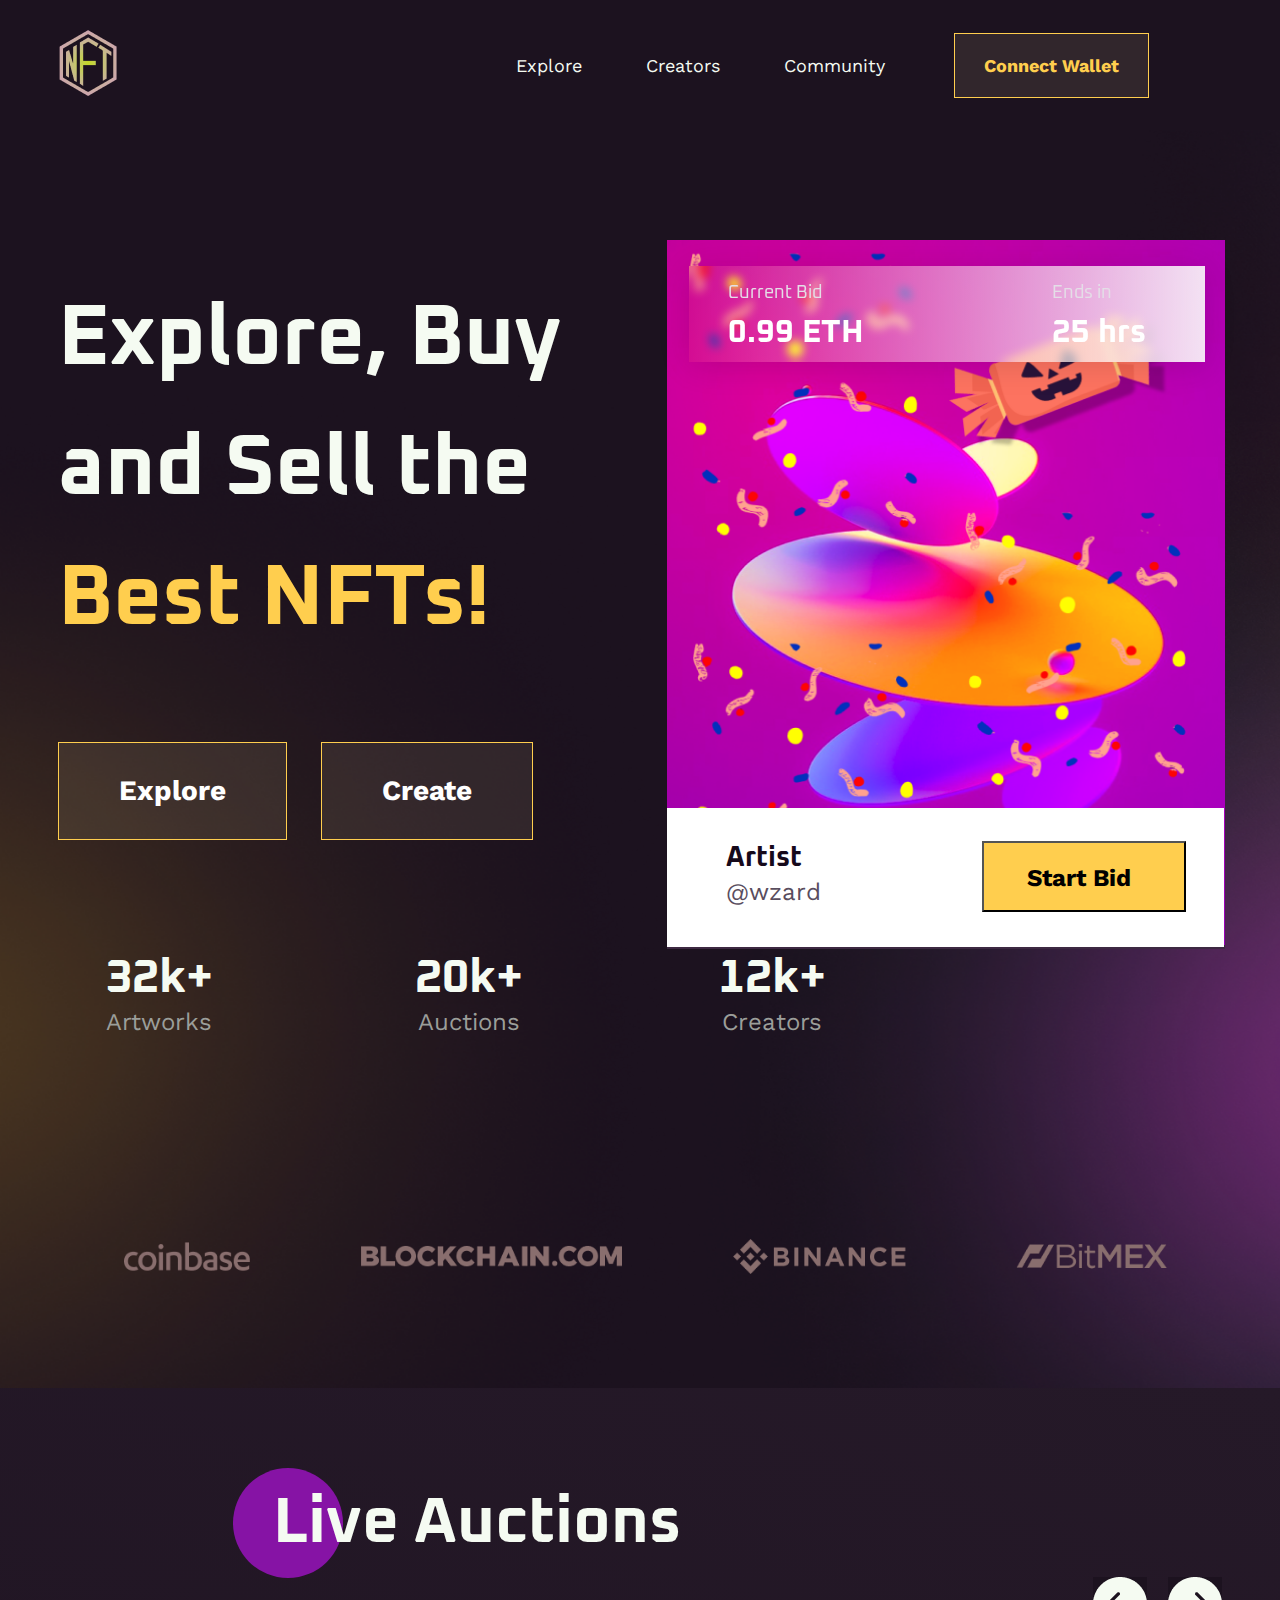
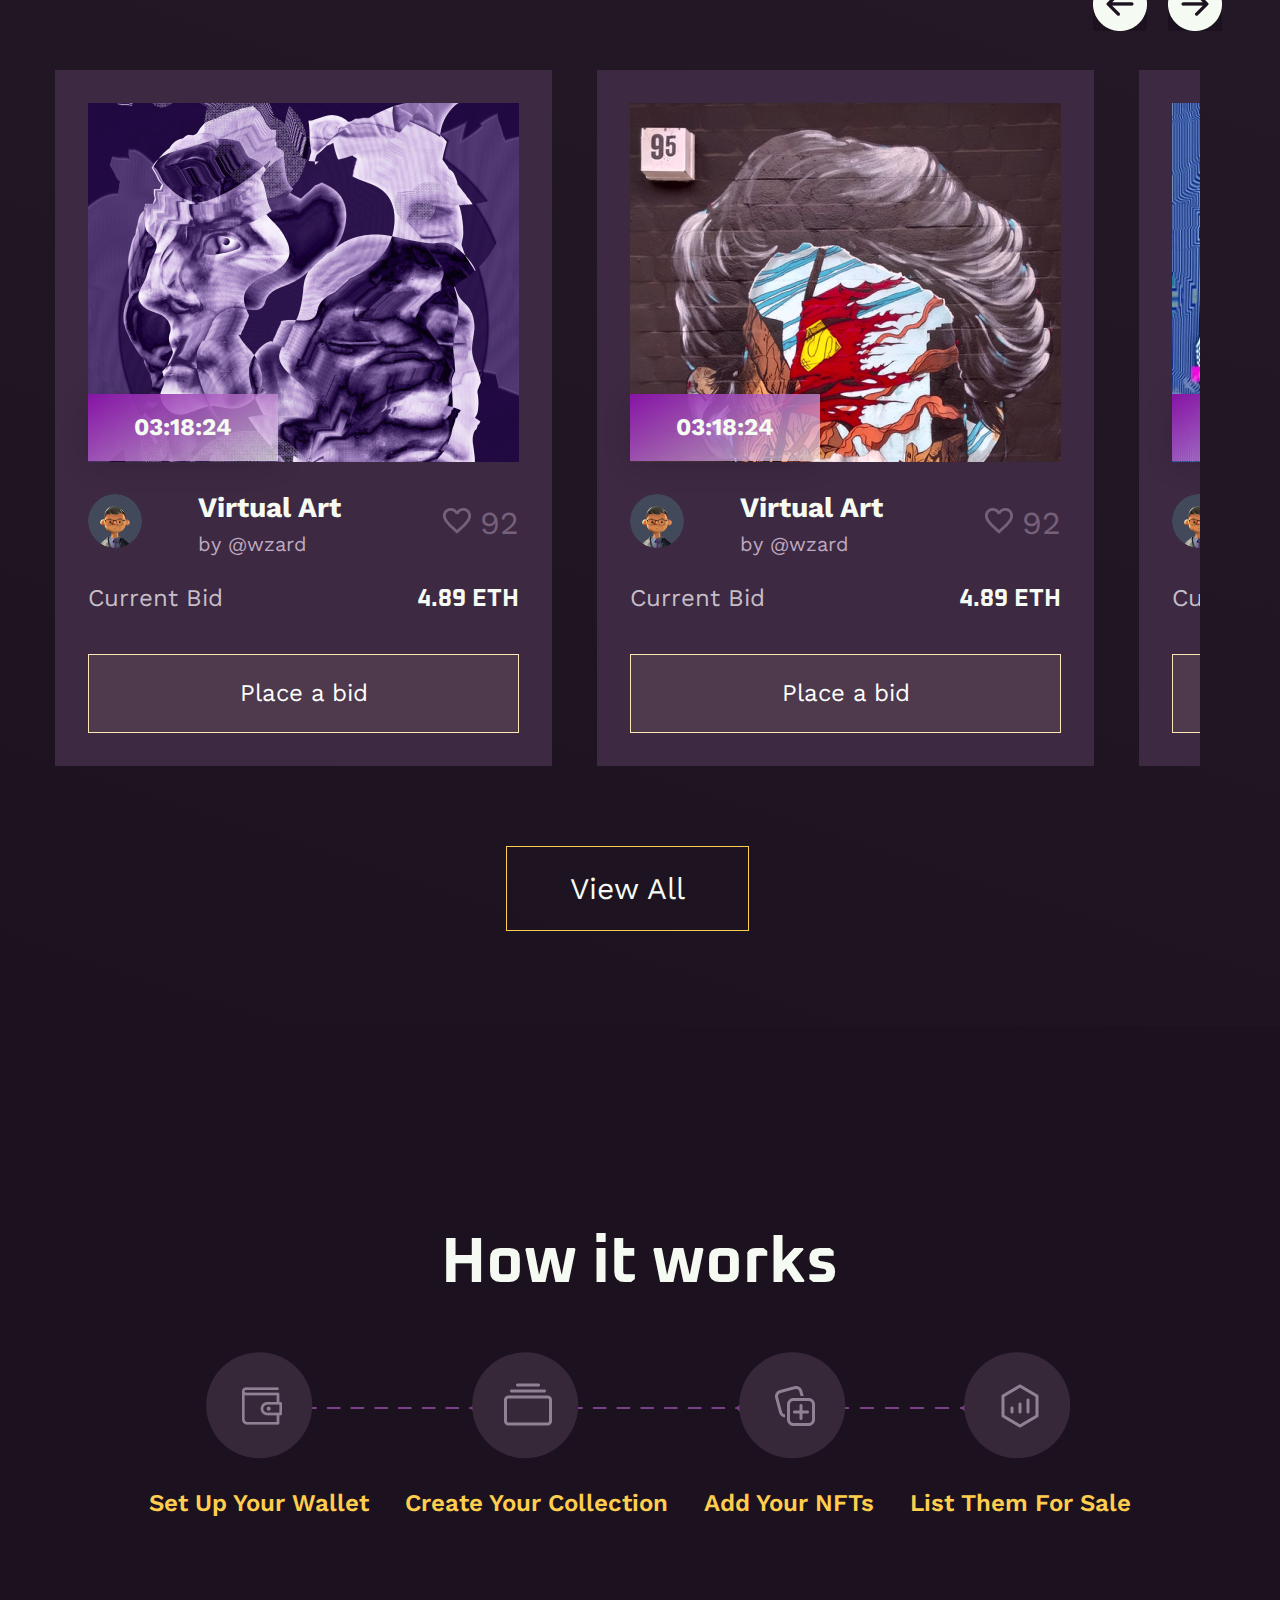
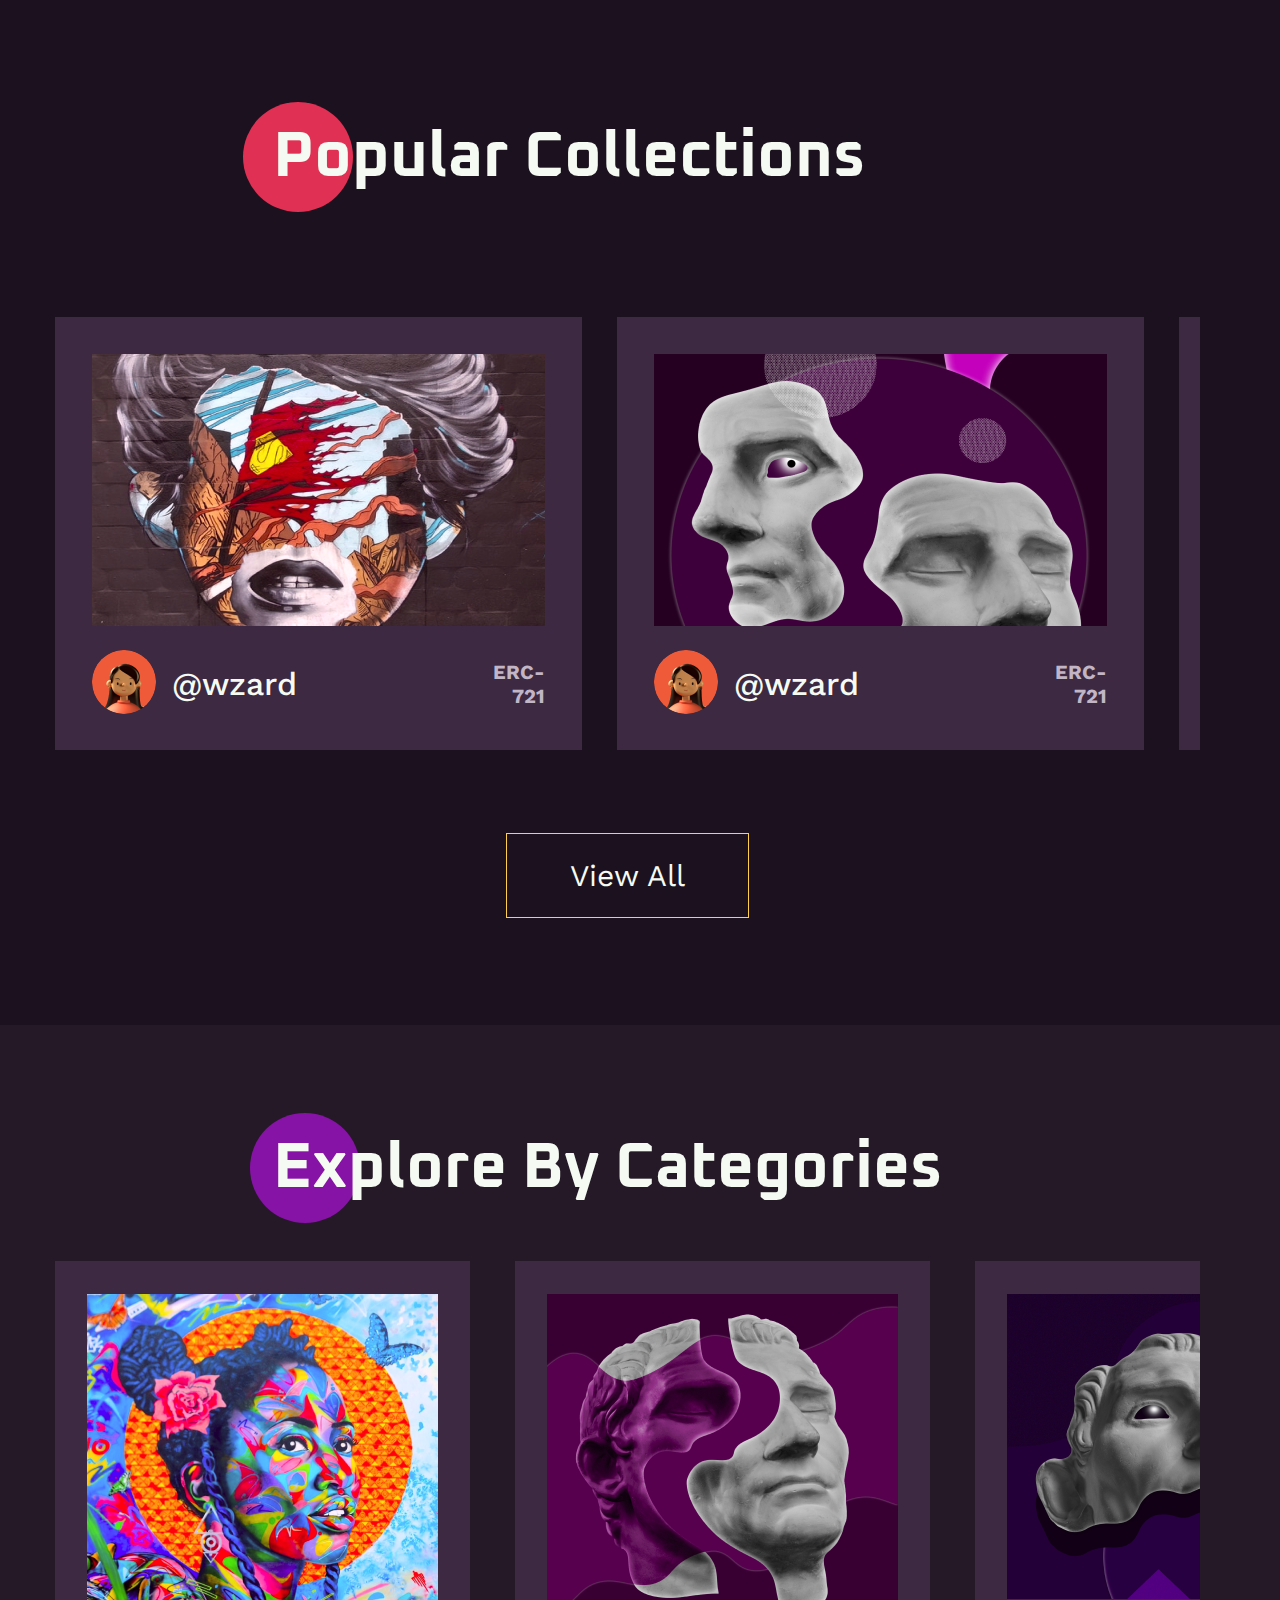
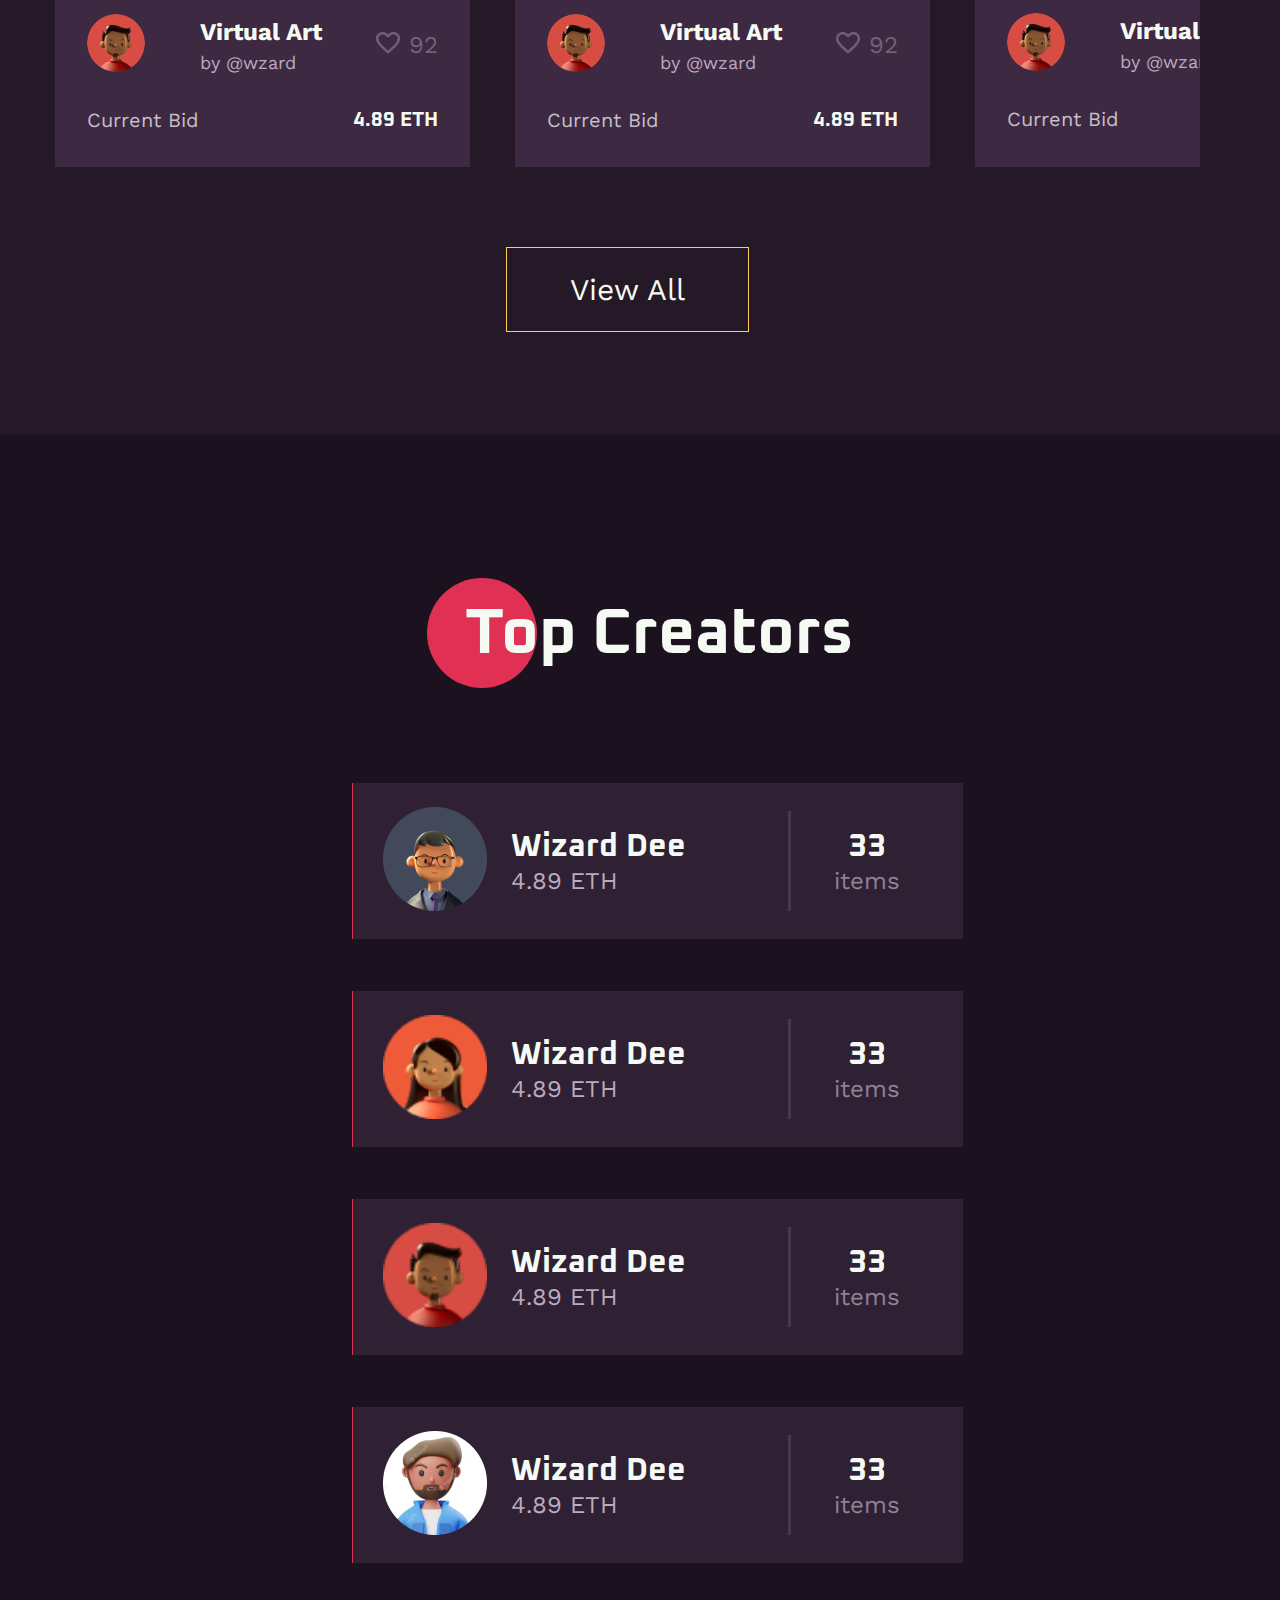
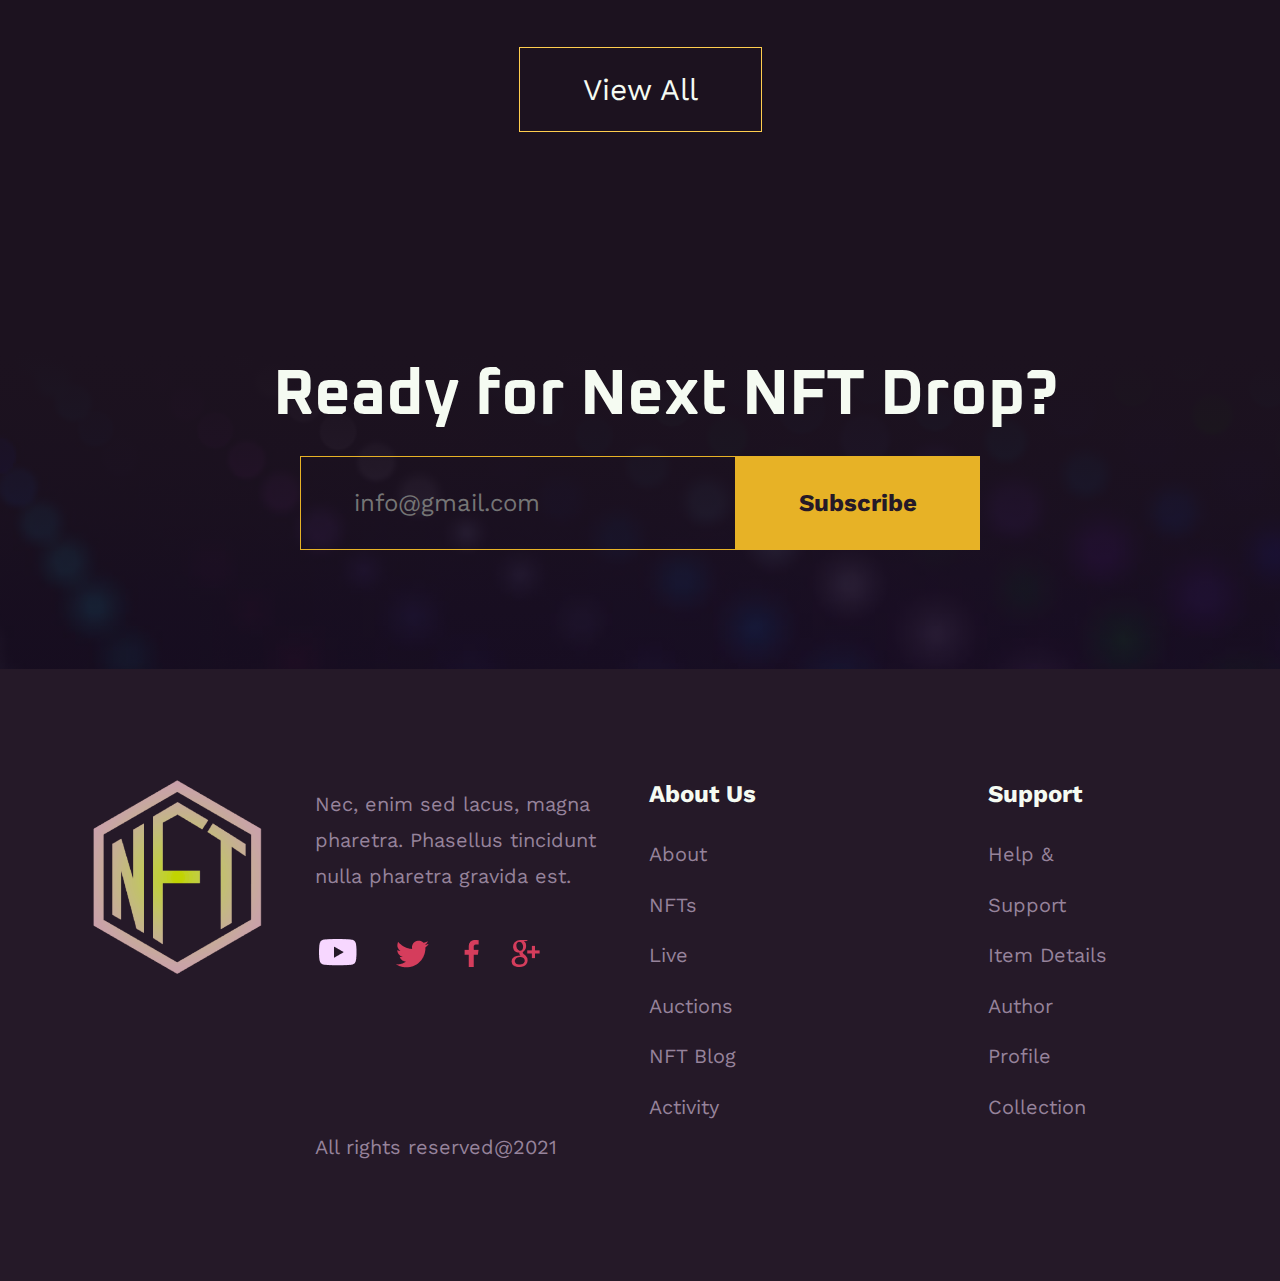
<file: index.html>
<!DOCTYPE html>
<html lang="en">
<head>
    <meta charset="UTF-8">
    <meta name="viewport" content="width=device-width, initial-scale=1.0">
    <title>Интернет-магазин NFT</title>
    <link rel="stylesheet" href="style/css/style.css">
</head>
<body>
  <script src="js/index.js" defer></script>
    <header class="header">
        <div class="container">
            <div class="wrapper">
              <div class="logo"><img src="img/logo.png" alt="Логотип"></div>
              <div class="burger" id="burger-menu">
                <img src="img/dashicons_menu.png" alt="Бургерное меню">
              </div>
              <ul class="menu" id="menu">
                <li><a href="#explore" class="menu__link">Explore</a></li>
                <li><a href="#creators" class="menu__link">Creators</a></li>
                <li><a href="#community" class="menu__link">Community</a></li>
              </ul>
              <button class="button button--uniq">Connect Wallet</button>
              
            </div>
        </div>
    </header>
    <main>
        <section class="first" id="explore">
            <div class="container">
                <div class="flex">
                  <div class="content">
                    <h1 class="slogan">Explore, Buy and Sell the <span class="different">Best NFTs!</span></h1>
                    <button class="button button--max ">Explore</button>
                    <button class="button button--max">Create</button>
                  </div>
                    <div class="artist">
                      <img src="img/artist.png" alt="NFT">
                      <div class="artist__start">
                        <div class="start-bid">
                        <div class="sbid">Artist</div>
                        <div class="ssbid">@wzard</div>
                      </div>
                        <button class="button button--start">Start Bid</button>
                      </div>
                      <div class="artist__bid">
                      <div class="text-bid">
                        <div class="tbid">Current Bid</div>
                        <div class="ttbid">0.99 ETH</div>
                      </div>
                      <div class="text-bid">
                        <div class="tbid">Ends in</div>
                        <div class="ttbid">25 hrs</div>
                      </div>
                      </div>
                    </div>
                </div>
              <div class="text text--first">
                <div>32k+<br>Artworks</div>
                <div>20k+<br> Auctions</div>
                <div>12k+<br> Creators</div>
              </div>
              <div class="clientlogo"><img src="img/Clients_logo.png" alt="Логотипы"></div>
        </div>
          </section>

          <section class="auctions">
            <div class="container">
              <div class="wrapper">
                <div class="flex flex--auctions">
                  <h2 class="title title--purple">Live Auctions</h2>
                  <div class="arrows">
                  <button class="carousel back"><img src="img/back.png" alt="Назад"></button>
                  <button class="carousel next"><img src="img/next.png" alt="Вперёд"></button>
                </div>
                  <div class="carousel carousel--auctions">
                    <div class="carousel-items">

                      <div class="bid">
                        <div class="auction-image">
                          <img src="img/image_9.png" alt="Virtual Art">
                          <div class="timer">03:18:24</div>
                        </div>
                        <div class="auction-info">
                          <div class="creator">
                            <div class="avatar avatar--small"> <img src="img/avatar1.png" alt="Creator"> </div>
                            <div class="artist">
                              <h3 class="designation">Virtual Art</h3>
                              <div class="by">by @wzard</div>
                            </div>
                            <div class="likes">
                              <div class="heart"><img src="img/like.png" alt="Лайк"></div>
                              <div class="like">92</div>
                            </div>
                          </div>
                          <div class="bid-info">
                            <div class="current">Current Bid</div>
                            <div class="price">4.89 ETH</div>
                          </div>
                          <button class="button button--bid">Place a bid</button>
                        </div>
                      </div>
                      <div class="bid">
                        <div class="auction-image">
                          <img src="img/Image(2).png" alt="Virtual Art">
                          <div class="timer">03:18:24</div>
                        </div>
                        <div class="auction-info">
                          <div class="creator">
                            <div class="avatar avatar--small"> <img src="img/avatar1.png" alt="Creator"> </div>
                            <div class="artist">
                              <h3 class="designation">Virtual Art</h3>
                              <div class="by">by @wzard</div>
                            </div>
                            <div class="likes">
                              <div class="heart"><img src="img/like.png" alt="Лайк"></div>
                              <div class="like">92</div>
                            </div>
                          </div>
                          <div class="bid-info">
                            <div class="current">Current Bid</div>
                            <div class="price">4.89 ETH</div>
                          </div>
                          <button class="button button--bid">Place a bid</button>
                        </div>
                      </div>
                      <div class="bid">
                        <div class="auction-image">
                          <img src="img/Image(3).png" alt="Virtual Art">
                          <div class="timer">03:18:24</div>
                        </div>
                        <div class="auction-info">
                          <div class="creator">
                            <div class="avatar avatar--small"> <img src="img/avatar1.png" alt="Creator"> </div>
                            <div class="artist">
                              <h3 class="designation">Virtual Art</h3>
                              <div class="by">by @wzard</div>
                            </div>
                            <div class="likes">
                              <div class="heart"><img src="img/like.png" alt="Лайк"></div>
                              <div class="like">92</div>
                            </div>
                          </div>
                          <div class="bid-info">
                            <div class="current">Current Bid</div>
                            <div class="price">4.89 ETH</div>
                          </div>
                          <button class="button button--bid">Place a bid</button>
                        </div>
                      </div>
                      <div class="bid">
                        <div class="auction-image">
                          <img src="img/image_9.png" alt="Virtual Art">
                          <div class="timer">03:18:24</div>
                        </div>
                        <div class="auction-info">
                          <div class="creator">
                            <div class="avatar avatar--small"> <img src="img/avatar1.png" alt="Creator"> </div>
                            <div class="artist">
                              <h3 class="designation">Virtual Art</h3>
                              <div class="by">by @wzard</div>
                            </div>
                            <div class="likes">
                              <div class="heart"><img src="img/like.png" alt="Лайк"></div>
                              <div class="like">92</div>
                            </div>
                          </div>
                          <div class="bid-info">
                            <div class="current">Current Bid</div>
                            <div class="price">4.89 ETH</div>
                          </div>
                          <button class="button button--bid">Place a bid</button>
                        </div>
                      </div>
                      <div class="bid">
                        <div class="auction-image">
                          <img src="img/Image(2).png" alt="Virtual Art">
                          <div class="timer">03:18:24</div>
                        </div>
                        <div class="auction-info">
                          <div class="creator">
                            <div class="avatar avatar--small"> <img src="img/avatar1.png" alt="Creator"> </div>
                            <div class="artist">
                              <h3 class="designation">Virtual Art</h3>
                              <div class="by">by @wzard</div>
                            </div>
                            <div class="likes">
                              <div class="heart"><img src="img/like.png" alt="Лайк"></div>
                              <div class="like">92</div>
                            </div>
                          </div>
                          <div class="bid-info">
                            <div class="current">Current Bid</div>
                            <div class="price">4.89 ETH</div>
                          </div>
                          <button class="button button--bid">Place a bid</button>
                        </div>
                      </div>
                    </div>
                  </div>
                  <button class="button button--view">View All</button>
                </div>
              </div>
            </div>
          </section>

          <section class="works">
            <div class="container">
              <div class="wrapper">
                <div class="flex flex--third">
                <h2 class="title title--works">How it works</h2>
                  <div class="steps">
                    <div class="sqrt"><img src="img/clarity_wallet-line.png" alt="wallet"></div>
                    <img class="line" src="img/line.png" alt="line">
                    <div class="sqrt"><img src="img/bi_collection.png" alt="collection"></div>
                    <img class="line" src="img/line.png" alt="line">
                    <div class="sqrt"><img src="img/fluent_collections-24-regular.png" alt="fluent"></div>
                    <img class="line" src="img/linesmall.png" alt="line">
                    <div class="sqrt"><img src="img/icon-park-outline_sales-report.png" alt="outline"></div>
                  </div>
                  <div class="text text--third">
                    <div>Set Up Your Wallet</div>
                    <div>Create Your Collection</div>
                    <div>Add Your NFTs</div>
                    <div>List Them For Sale</div>
                  </div>
                </div>
              </div>
            </div>
          </section>

          <section class="collections">
            <div class="container container--popular">
              <div class="wrapper">
                <div class="flex flex--popular">
                  <h2 class="title title--pink">Popular Collections</h2>
                  <div class="carousel carousel--popular">
                    <div class="carousel-items carousel-items--popular">
                      <div class="bid bid--col">
                        <div class="auction-image">
                          <img src="img/Image(4).png" alt="Virtual Art">
                        </div>
                        <div class="auction-info">
                          <div class="creator-col">
                              <div class="avatar avatar--col"> <img src="img/avatar2.png" alt="Creator"> </div>
                              <h3 class="designation-col">@wzard</h3>
                              <div class="current current--col">ERC-721</div>
                          </div>
                        </div>
                      </div>
                      <div class="bid bid--col">
                        <div class="auction-image">
                          <img src="img/col2.png" alt="Virtual Art">
                        </div>
                        <div class="auction-info">
                          <div class="creator-col">
                              <div class="avatar avatar--col"> <img src="img/avatar2.png" alt="Creator"> </div>
                              <h3 class="designation-col">@wzard</h3>
                              <div class="current current--col">ERC-721</div>
                          </div>
                        </div>
                      </div>
                      <div class="bid bid--col">
                        <div class="auction-image">
                          <img src="img/Image(4).png" alt="Virtual Art">
                        </div>
                        <div class="auction-info">
                          <div class="creator-col">
                              <div class="avatar avatar--col"> <img src="img/avatar2.png" alt="Creator"> </div>
                              <h3 class="designation-col">@wzard</h3>
                              <div class="current current--col">ERC-721</div>
                          </div>
                        </div>
                      </div>
                      <div class="bid bid--col">
                        <div class="auction-image">
                          <img src="img/col2.png" alt="Virtual Art">
                        </div>
                        <div class="auction-info">
                          <div class="creator-col">
                              <div class="avatar avatar--col"> <img src="img/avatar2.png" alt="Creator"> </div>
                              <h3 class="designation-col">@wzard</h3>
                              <div class="current current--col">ERC-721</div>
                          </div>
                        </div>
                      </div>
                      <div class="bid bid--col">
                        <div class="auction-image">
                          <img src="img/Image(4).png" alt="Virtual Art">
                        </div>
                        <div class="auction-info">
                          <div class="creator-col">
                              <div class="avatar avatar--col"> <img src="img/avatar2.png" alt="Creator"> </div>
                              <h3 class="designation-col">@wzard</h3>
                              <div class="current current--col">ERC-721</div>
                          </div>
                        </div>
                      </div>
                      </div>                    
                    </div>
                    <button class="button button--view">View All</button>
                  </div>
              </div>
            </div>
          </section>
          
          <section class="categories">
            <div class="container">
              <div class="wrapper">
                <div class="flex flex--cat">
                  <h2 class="title title--purple title--purple--unique">Explore By Categories</h2>
                  <div class="carousel">
                    <div class="carousel-items carousel-items--cat">
                      <div class="bid bid--cat">
                        <div class="auction-image">
                          <img src="img/cat1.png" alt="Virtual Art">
                        </div>
                        <div class="auction-info">
                          <div class="creator-cat">
                            <div class="avatar avatar--cat"> <img src="img/avatar3.png" alt="Creator"> </div>
                            <div class="artist artist--cat">
                              <h3 class="designation designation--cat">Virtual Art</h3>
                              <div class="by by--cat">by @wzard</div>
                            </div>
                            <div class="likes">
                              <div class="heart heart--cat"><img src="img/like.png" alt="Лайк"></div>
                              <div class="like like--cat">92</div>
                            </div>
                          </div>
                          <div class="bd-info">
                            <div class="current current--cat">Current Bid</div>
                            <div class="price price--cat">4.89 ETH</div>
                          </div>
                        </div>
                        <button class="button button--hover">Place a bid</button>
                      </div>
                      <div class="bid bid--cat">
                        <div class="auction-image">
                          <img src="img/cat2.png" alt="Virtual Art">
                        </div>
                        <div class="auction-info">
                          <div class="creator-cat">
                            <div class="avatar avatar--cat"> <img src="img/avatar3.png" alt="Creator"> </div>
                            <div class="artist artist--cat">
                              <h3 class="designation designation--cat">Virtual Art</h3>
                              <div class="by by--cat">by @wzard</div>
                            </div>
                            <div class="likes">
                              <div class="heart heart--cat"><img src="img/like.png" alt="Лайк"></div>
                              <div class="like like--cat">92</div>
                            </div>
                          </div>
                          <div class="bd-info">
                            <div class="current current--cat">Current Bid</div>
                            <div class="price price--cat">4.89 ETH</div>
                          </div>
                        </div>
                        <button class="button button--hover">Place a bid</button>
                      </div>
                      <div class="bid bid--cat">
                        <div class="auction-image">
                          <img src="img/cat3.png" alt="Virtual Art">
                        </div>
                        <div class="auction-info">
                          <div class="creator-cat">
                            <div class="avatar avatar--cat"> <img src="img/avatar3.png" alt="Creator"> </div>
                            <div class="artist artist--cat">
                              <h3 class="designation designation--cat">Virtual Art</h3>
                              <div class="by by--cat">by @wzard</div>
                            </div>
                            <div class="likes">
                              <div class="heart heart--cat"><img src="img/like.png" alt="Лайк"></div>
                              <div class="like like--cat">92</div>
                            </div>
                          </div>
                          <div class="bd-info">
                            <div class="current current--cat">Current Bid</div>
                            <div class="price price--cat">4.89 ETH</div>
                          </div>
                        </div>
                        <button class="button button--hover">Place a bid</button>
                      </div>
                      <div class="bid bid--cat">
                        <div class="auction-image">
                          <img src="img/cat2.png" alt="Virtual Art">
                        </div>
                        <div class="auction-info">
                          <div class="creator-cat">
                            <div class="avatar avatar--cat"> <img src="img/avatar3.png" alt="Creator"> </div>
                            <div class="artist artist--cat">
                              <h3 class="designation designation--cat">Virtual Art</h3>
                              <div class="by by--cat">by @wzard</div>
                            </div>
                            <div class="likes">
                              <div class="heart heart--cat"><img src="img/like.png" alt="Лайк"></div>
                              <div class="like like--cat">92</div>
                            </div>
                          </div>
                          <div class="bd-info">
                            <div class="current current--cat">Current Bid</div>
                            <div class="price price--cat">4.89 ETH</div>
                          </div>
                        </div>
                        <button class="button button--hover">Place a bid</button>
                      </div>
                    </div>
                  </div>
                  <button class="button button--view">View All</button>
                </div>
              </div>
            </div>
          </section>
         
          <section class="creators" id="creators">
            <div class="container">
              <div class="wrapper wrapper--creators">
                <div class="flex flex--creators">
                  <h2 class="title title--creators title--pink">Top Creators</h2>
                  <div class="cards">
                    <div class="card">
                      <div class="avatar"><img src="img/avatar1.png" alt="avatar"></div>
                      <div class="info">
                        <div class="info__name">Wizard Dee</div>
                        <div class="info__eth">4.89 ETH</div>
                      </div>
                      <div class="count">
                      <div class="count__number">33</div>
                      <div class="count__items">items</div>
                    </div>
                    </div>
                    <div class="card">
                      <div class="avatar"><img src="img/avatar2.png" alt="avatar"></div>
                      <div class="info">
                        <div class="info__name">Wizard Dee</div>
                        <div class="info__eth">4.89 ETH</div>
                      </div>
                      <div class="count">
                      <div class="count__number">33</div>
                      <div class="count__items">items</div>
                    </div>
                    </div>
                    <div class="card">
                      <div class="avatar"><img src="img/avatar3.png" alt="avatar"></div>
                      <div class="info">
                        <div class="info__name">Wizard Dee</div>
                        <div class="info__eth">4.89 ETH</div>
                      </div>
                      <div class="count">
                      <div class="count__number">33</div>
                      <div class="count__items">items</div>
                    </div>
                    </div>
                    <div class="card">
                      <div class="avatar"><img src="img/avatar4.png" alt="avatar"></div>
                      <div class="info">
                        <div class="info__name">Wizard Dee</div>
                        <div class="info__eth">4.89 ETH</div>
                      </div>
                      <div class="count">
                      <div class="count__number">33</div>
                      <div class="count__items">items</div>
                    </div>
                    </div>
                </div>
                <button class="button button--view">View All</button>
                </div>
              </div>
            </div>
          </section>

          <section class="drop">
            <div class="container">  
              <div class="wrapper wrapper--drop">
                <div class="flex flex--drop">
                  <h2 class="title title--read">Ready for Next NFT Drop?</h2>
                  <form class="subscribe-form">
                    <input type="email" placeholder="info@gmail.com">
                    <button type="submit">Subscribe</button>
                  </form>
                </div>
              </div>
            </div>
          </section>
        </main>
        <footer class="footer" id="community">
          <div class="container container--footer">
              <div class="logo logo--uniq"><img src="img/logoB.png" alt="Логотип"></div>
            <div class="links">
              <div class="part">
              <div class="description">
                <div class="description__text">Nec, enim sed lacus, magna pharetra. Phasellus tincidunt nulla pharetra gravida est. </div>
                <div class="social">
                <div class="social__logo"><a href="error.html"><img src="img/youtube.png" alt="YouTube"></a></div>
                <div class="social__logo"><a href="error.html"><img src="img/bx_bxl-twitter.png" alt="twitter"></a></div>
                <div class="social__logo"><a href="error.html"><img src="img/facebook.png" alt="facebook"></a></div>
                <div class="social__logo"><a href="error.html"><img src="img/google.png" alt="Google"></a></div>
              </div>
            </div>
                <div class="link link--first">
                    <h3 class="partition">About Us</h3>
                    <ul class="list">
                        <li><a href="error.html" class="list__link">About NFTs</a></li>
                        <li><a href="error.html" class="list__link">Live Auctions</a></li>
                        <li><a href="error.html" class="list__link">NFT Blog</a></li>
                        <li><a href="error.html" class="list__link">Activity</a></li>
                    </ul>
                </div>
                <div class="link">
                    <h3 class="partition">Support</h3>
                    <ul class="list">
                        <li><a href="error.html" class="list__link">Help & Support</a></li>
                        <li><a href="error.html" class="list__link">Item Details</a></li>
                        <li><a href="error.html" class="list__link">Author Profile</a></li>
                        <li><a href="error.html" class="list__link">Collection</a></li>
                    </ul>
                </div>
            </div>
            <div class="links__description">All rights reserved@2021</div>
              </div>
            </div>
        </footer>
</body>
</html>
</file>
<file: style/css/style.css>
@font-face {
  font-family: 'Work Sans';
  src: url(../fonts/WorkSans-VariableFont_wght.ttf);
}
@font-face {
  font-family: 'Oxanium';
  src: url(../fonts/Oxanium-VariableFont_wght.ttf);
}
* {
    margin: 0;
    padding: 0;
    box-sizing: border-box;
  }
  body{
    background-color: #1C121F;
  }
  .button{
    background: none;
  }
  .header{
    padding: 30px 0;
  }
  .container {
    margin: 0 auto;
    max-width: 1447px;
  }
  .burger{
    display: none;
  }
  .button--uniq{
    color: #FFCE4E;
    background-color: rgba(233, 215, 167, 0.1);
    border: 1px solid #FFCE4E;
    padding: 21px 29px;
    font-family: Work Sans;
    font-size: 18px;
    font-weight:bold;
    margin-right: 76px;
  }
  .wrapper {
    display: flex;
    justify-content: space-between;
    align-items: center;
  }
  .logo{
    margin-right: 472px;
  }
  .logo--uniq{
    margin-right: 0px;
  }
  .menu {
    display: flex;
    list-style-type: none;
    font-family: Work Sans;
    font-size: 18px;
    letter-spacing: 2%;
  }
  .menu__link {
    text-decoration: none;
    padding-right: 64px;
    color: #F5FBF2;
  }
  .menu__link:hover{
    text-decoration: underline;
    color: #FFCE4E;
    text-underline-offset: 12px;
  }
  .circle{
    width: 110px;
    width: 110px;
    background: #8613A5;
    border-radius: 50%;
  }
  .first {
    background: url(../../img/effect.png) 0 0 no-repeat;
    background-size:162% 138%;
    padding: 110px 0px;
  }
  .content{
    padding-top: 35px;
    padding-left: 3px;
  }
  .button--max{
    padding: 23px 88px 23px 76px;
    color: white;
    background-color: rgba(233, 215, 167, 0.1);
    border: 1px solid #FFCE4E;
    font-family: Work Sans;
    font-size: 28px;
    font-weight:bold;
    margin-right: 29px;
    line-height: 36px;
  }
  .button--max:hover, .button--view:hover, .button--bid:hover, .button--uniq:hover{
    color: black;
    background-color: #FFCE4E;
  }
  .flex{
    display: flex;
    justify-content: space-between;
  }
  .artist img{
    height: 705px;
    width: 558px;
  }
  .artist{
    margin-right: 77px;
    background-color: #3D2942;
  }
  .artist__bid{
    position: absolute;
    display: flex;
    background: linear-gradient(90deg, rgba(255, 137, 61, 0.09) 0%, rgba(250, 250, 250, 0.9) 100%);
    top: 266px;
    box-shadow: 0px 4px 30px rgba(0, 0, 0, 0.12);
    padding: 16px 59px 9px 39px;
    backdrop-filter: blur(5px);
    margin-left: 22px;
  }
  .text-bid:nth-child(1){
    margin-right: 188px;
  }
   .tbid{
    font-family: Oxanium;
    font-size: 18px;
    letter-spacing: 8%;
    color: #E4DEE7;
    margin-bottom: 8px;
   }
   .ttbid{
    font-family: Oxanium;
    font-size: 32px;
    color: white;
    font-weight: bold;
   }
   .artist__start{
    position: absolute;
    display: flex;
    background: white;
    top: 808px;
    padding: 33px 38px 35px 39px;
   }
   .sbid{
    font-family: Oxanium;
    font-size: 28px;
    letter-spacing: 7%;
    color: #16091B;
    margin-bottom: 2px;
    background: white;
    font-weight: bolder;
   }
   .ssbid{
    font-family: Work Sans;
    font-size: 24px;
    color: #594D5E;
    background: white;
   }
   .button--start{
    padding: 21px 53px 18px 43px;
    background-color: #FFCE4E;
    font-family: Work Sans;
    font-weight: bold;
    font-size: 24px;
    display: block;
    color: black;
  }
  .start-bid{
    padding-left: 20px;
    background: white;
  }
  .start-bid:first-child{
    margin-right: 161px;
  }
  .slogan {
    font-family: Oxanium;
    font-size: 85px;
    font-weight: 700;
    line-height: 130px;
    text-align: left;
    width: 710px;
    color: #F5FBF2;
    padding-bottom: 77px;
  }
  .slogan .different{
    color:#FFCE4E;
  }
  .text--first{
    display: flex;
    margin-bottom: 200px;
    font-family: Work Sans;
    font-size: 24px;
    color: #9B9E9A;
    text-align: center;
    gap: 109px;
}
.text--first div::first-line{
  font-family: Oxanium;
  font-weight:bold;
    font-size: 62px;
    color: #F5FBF2;
}
.clientlogo{
  text-align: center;
    padding-left: 11px;
    padding-top: 3px;
}
.works{
  display: flex;
  justify-content: center;
  padding: 197px 0px;
}
h2.title--works{
  padding-left: 457px;
  position: relative;
  margin-bottom: 79px;
}
.sqrt::before{
  content: "";
  position: absolute;
  display: flex;
  background-color: #372839;
  border-radius: 50%;
  overflow: hidden;
  width: 106px;
  height: 106px;
  z-index: 0;
  transform: translate(-30%, -28%);
}
.sqrt img{
  position: relative;
  z-index: 1;
}
.flex--auctions{
  flex-direction: column;
}
.title{
  font-family: Oxanium;
    font-size: 64px;
    color: #F5FBF2;
    padding-left: 538px;
    position: absolute;
    z-index: 2;
}
.title--pink{
  padding-left: 413px;
  margin-bottom: 100px;
}
.title--pink::before{
  content: '';
  position: absolute;
  background-color: #E03054;
  border-radius: 50%;
  z-index: -1;
  right:513px;
  bottom: -19%;
  width: 110px;
  height: 110px;
}
.container--popular{
  padding: 3px 0px;
}
.title--purple::before{
  content: '';
  position: absolute;
  background-color: #8613A5;
  border-radius: 50%;
  z-index: -1;
  right:339px;
  bottom: -19%;
  width: 110px;
  height: 110px;
}
.title--purple--unique::before{
  content: '';
  position: absolute;
  background-color: #8613A5;
  border-radius: 50%;
  z-index: -1;
  right:583px;
  bottom: -19%;
}
.title--purple--unique{
  padding-left: 387px;
}
.flex--third{
  display:flex;
  flex-direction: column;
}
.text--third{
  display: flex;
    font-family: Work Sans;
    font-size: 24px;
    color: #FFCE4E;
    gap: 154px;
    font-weight: 600;
}
.steps{
  display: flex;
  margin-bottom: 55px;
  align-items: center;
  justify-content: space-between;
  padding-left: 89px;
  padding-right: 87px;
}
.circle1{
  width: 106px;
  width: 106px;
  background: #372839;
  border-radius: 50%;
}
.button--view{
padding: 24px 63px;
  color: #F5FBF2;
  border: 1px solid #FFCE4E;
  font-family: Work Sans;
  font-size: 30px;
margin: 0 auto;
justify-content: center;
  display: flex;
}
.flex--popular{
  display: block;
}
.avatar img{
  width: 104px;
  height: 104px;
  margin-right: 24px;
  background: #302034;
}
.avatar{
  background: #302034;
}
.wrapper--creators{
  display: block;
}
.title--creators::before{
  content: '';
  position: absolute;
  background-color: #E03054;
  border-radius: 50%;
  z-index: -1;
  right:317px;
  bottom: -17%;
  width: 110px;
  height: 110px;
}
.title--creators{
padding-left: 509px;
}
.info__name, .count__number{
  font-family: Oxanium;
  font-size: 32px;
  font-weight: bold;
  color: #F5FBF2;
  background: #302034;
}
.info__eth,.count__items{
  font-family: Work Sans;
  font-size: 24px;
  color: #BDAAC1;
  background: #302034;
}
.info__eth{
  margin-right: 36px;
}
.info{
  margin-right: 102px;
  background: #302034;
}
.count{
  text-align: center;
  margin-right: 63px;
  padding-left: 43px;
  border-left: 3px solid #49374E;
  height: 100px;
  background: #302034;
  display: flex;
  justify-content: center;
  flex-direction: column;
}
.count__items{
  color: #908294;
}
.creators{
  padding-top: 159px;
  padding-bottom: 83px;
}
.cards{
  margin-bottom: 32px;
  display: flex;
  flex-wrap: wrap;
  padding-left: 34px;
  padding-top: 189px;
}
.card {
  background: #302034;
  box-shadow: inset 1px 0px 0px #E03054;
  padding-left: 31px;
  height: 156px;
  display: flex;
  align-items: center;
  margin-right: 77px;
  margin-bottom: 52px;
} 
.card:nth-child(2n){
  margin-right: 0px;
}
.subscribe-form{
  display: flex;
  width: 680px;
  margin: 0 auto;
  padding-top: 101px;
}
.subscribe-form input{
  flex-grow: 1;
  padding: 32px 53px;
  border: 1px solid #E7B226;
  color: #A48EA9;
  font-family: Work Sans;
  font-size: 24px;
  background: none;
}
.subscribe-form button{
  justify-content: center;
  border: none;
  padding: 32px 63px;
  background-color: #E7B226;
  color: #251928;
  cursor: pointer;
  font-family: Work Sans;
  font-size: 24px;
  font-weight: bold;
}
.wrapper--drop{
  display: block;
}
section.drop{
  padding: 140px 0px 119px;
  background-image: linear-gradient(180deg, #1C121F 30%, rgba(28, 18, 31, 0.21) 120%),url(../../img/Pat.png);
  background-size:cover;
}
footer{
  padding: 111px 178px 116px 80px;
  background-color: #251928;
}
footer *{
  background-color: #251928;
}
.container--footer{
  display: flex;
}
.description{
  display: flex;
  flex-direction: column;
  width: 391px;
  margin: 0px 197px 0px 51px;
  justify-content: start;
}
.social{
  display: flex;
  align-items: center;
}
.social__logo{
  margin-right: 32px;
  justify-content: center;
}
.links{
  display: flex;
  flex-direction: column;
}
.link--first{
  margin-right: 228px;
}
.partition{
  margin-bottom: 21px;
  color: #F5FBF2;
  font-family: Work Sans;
  font-size: 24px;
  font-weight: bold;
}
.list{
  list-style: none;
  font-family: Work Sans;
  font-size: 20px;
  font-weight: medium;
}
.list__link{
  color: #96839B;
  text-decoration: none;
  line-height: 50.5px;
}
.description__text{
  font-family: Work Sans;
  font-size: 20px;
  font-weight: medium; 
  color: #96839B;
  line-height: 36px;
  margin-bottom: 37px;
  padding-top: 6px;
}
.links__description{
  font-family: Work Sans;
  font-size: 20px; 
  color: #96839B;
  line-height: 36px; 
  padding-left: 51px;
}
.part{
  display: flex;
  margin-bottom: -3px;
}

.auctions{
  padding: 95px 0px;
  background: linear-gradient(-162deg, #251928 0%, rgba(37, 25, 40, 0) 100%);
} 
  .carousel {
    position: relative;
    display: flex;
    max-width: 1512px;
    align-items: center;
    margin: 0 auto;
  }
  
  .carousel-items {
    display: flex;
    gap: 45px;
    overflow-x: hidden;
    padding-bottom: 80px;
    padding-top: 133px;
  }
  .bid {
    background-color: #3D2942;
    padding: 33px;
  }
  .carousel-items--popular{
    padding-top: 200px;
    gap: 35px;
    margin-bottom: 3px;
  }
  .auction-image {
    position: relative;
    background-color: #3D2942;
  }
  .auction-image img {
    object-fit: cover;
    transition: 0.3s ease;
  }
  .timer {
    position: absolute;
    font-family: Work Sans;
    color: #F5FBF2;
    line-height: 35.5px;
    letter-spacing: 2%;
    font-weight: bold;
    font-size: 24px;
    top: 291px;
    background: linear-gradient(150deg, #8613A5 0%, rgba(250, 250, 250, 0.65) 100%);
    box-shadow: 0px 4px 30px rgba(0, 0, 0, 0.12);
    padding: 16px 46px;
  }
  
  .auction-info {
    background-color: #3D2942;
  }
  .creator {
    display: flex;
    align-items: center;
    gap: 0.5rem;
    background-color: #3D2942;
    justify-content: space-between;
    margin-top: 25px;
  }
  
  .avatar--small img{
    width: 54px;
    height: 54px;
    border-radius: 50%;
    background-color: #3D2942;
  }
  .avatar--small{
    background-color: #3D2942;
    margin-right: -70px;
  }
  .by{
    font-family: Work Sans;
    font-size: 20px;
    color: #BDAAC1;
    background-color: #3D2942;
  }
  .designation{
    color: #F5FBF2;
    font-family: Work Sans;
    font-size: 28px;
    background-color: #3D2942;
    margin-bottom: 8px;
  }
  
  .bid-info {
    display: flex;
    justify-content: space-between;
    background-color: #3D2942;
    margin-bottom: 40px;
    margin-top: 28px;
  }
  
  .price {
    font-family: Oxanium;
    font-size: 24px;
    font-weight: bold;
    color: #F5FBF2;
    background-color: #3D2942;
  }
  .current{
    font-family: Work Sans;
    font-size: 24px;
    color: #C6BfC8;
    background-color: #3D2942;
  }
  .like{
    font-family: Work Sans;
    font-size: 32px;
    color: #76607A;
    background-color: #3D2942;
  }
  .likes{
    display: flex;
    align-items: center;
    background-color: #3D2942;
  }
  .heart img{
    background-color: #3D2942;
  }
  .heart{
    background-color: #3D2942;
    margin-right: 9px;
  }
  .button--bid {
    width: 100%;
    padding: 21px;
    border: 1px solid #FDE8B3;
    color: white;
    font-family: Work Sans;
    font-size: 24px;
    letter-spacing: 5%;
    line-height: 35.5px;
    background: rgba(233, 215, 167, 0.1);
  }
  .bid--col{
      padding: 37px 37px 32px;
      cursor: grab;
  }
  .arrows{
    display: flex;
  }
  .back {
    border: none;
    top: 94px;
    left: 956px;
    z-index: 1;
    background-color: #1C121F;
    cursor: pointer;
  }
  .next {
    border: none;
    top: 94px;
    left: 281px;
    z-index: 1;
    background-color: #1C121F;
    cursor: pointer;
  }
  .categories{
    padding: 103px 0px;
    background-color: #251928;
  } 
  .flex--cat{
    display: block;
  } 
  .creator-cat {
    display: flex;
    align-items: center;
    background-color: #3D2942;
    justify-content: space-between;
    margin-top: 10px;
  }
  .avatar--cat img{
    width: 58px;
    height: 58px;
    border-radius: 50%;
    background-color: #3D2942;
    margin-right: 1px;
  }
  .avatar--cat{
    background-color: #3D2942;
  }
  .by--cat{
    font-family: Work Sans;
    font-size: 18px;
    color: #BDAAC1;
    background-color: #3D2942;
  }
  .designation--cat{
    color: #F5FBF2;
    font-family: Work Sans;
    font-size: 24px;
    background-color: #3D2942;
    margin-bottom: 6px;
  }
  .bd-info {
    display: flex;
    justify-content: space-between;
    background-color: #3D2942;
    margin-bottom: 28px;
    margin-top: 32px;
  }
  .price--cat {
    font-family: Oxanium;
    font-size: 20px;
    font-weight: bold;
    color: #F5FBF2;
    background-color: #3D2942;
  }
  .current--cat{
    font-family: Work Sans;
    font-size: 20px;
    color: #C6BfC8;
    background-color: #3D2942;
  }
  .like--cat{
    font-family: Work Sans;
    font-size: 24px;
    color: #76607A;
    background-color: #3D2942;
  }
  .heart--cat img{
    background-color: #3D2942;
    width: 24px;
    height: 22px;
  }
  .heart--cat{
    background-color: #3D2942;
    margin-right: 9px;
  }
  .artist--cat{
    display: flex;
    flex-direction: column;
    background-color: #3D2942;
    margin-right: 79px;
  }
  .arrows{
    display: flex;
  }
  .bid--cat{
    padding: 33px 32px 6px;
  }
  .collections{
    padding-bottom: 104px;
  }  
  .creator-col {
    display: flex;
    align-items: center;
    background-color: #3D2942;
    margin-top: 20px;
  }
  .avatar--col img{
    width: 64px;
    height: 64px;
    border-radius: 50%;
    background-color: #3D2942;
    margin-right: 16px;
  }
  .avatar--col{
    background-color: #3D2942;
  }
  .designation-col{
    color: #F5FBF2;
    font-family: Work Sans;
    font-size: 32px;
    background-color: #3D2942;
    margin-right: 166px;
    line-height: 36px;
    font-weight: 500;
  }
  .current--col{
    font-family: Work Sans;
    font-size: 20px;
    font-weight: bold;
    color: #C2B5C6;
    background-color: #3D2942;
    text-align: end;
  }
  .button--hover{
    display: none;
    padding: 21px 58px;
    font-family: Work Sans;
    font-size: 24px;
    font-weight: 600;
    background-color: #FFCE4E;
    position: absolute;
    border: none;
    top: 46%;
    transform: translateX(40px);
  }
  
  .bid--cat:hover .button--hover{
display: block;
  }
  .bid--cat:hover .auction-image img{
    opacity: 0.3; 
     transition: opacity 0.3s ease;
  }
.flex--creators{
  display: block;
}
.title--read{
  padding-left: 329px;
}
.list__link:hover{
  color: #FFCE4E;
}

@media screen and (max-width: 1550px){
  .container{
    max-width: 1170px;
  }
  .logo{
    margin-right: 389px;
  }
.slogan{
  max-width: 600px;
}
.button--max{
  padding: 5% 10%;
  margin-right: 5%; 
}
.artist{
  margin-right: 0px;
}
.text--first div::first-line{
  font-size: 195%;
}
.clientlogo img{
  max-width: 90%;
}
.carousel{
  max-width: 1145px;
}
.back{
  left: 68%;
}
.title, h2.title--works{
  display: flex;
  align-self: center;
  padding-left: 0px;
}
.title--pink, .title--purple--unique{
  padding-left: 20%;
}
.text--third{
  text-align: center;
  gap: 4vh;
}
.cards{
  justify-content: center;
}
.card{
  margin-right: 0px;
}
.title.title--creators {
  padding-left: 32%;
}
.title{
  align-self: auto;
  padding-left: 17%;
}
.description{
  margin: 0;
}
.logo--uniq{
  margin-right: 4%;
}
.links__description{
  padding-left: 0%;
}
}
@media screen and (max-width: 1200px){
.flex{
  flex-wrap: wrap;
  justify-content: center;
}
.container{
  max-width: 900px;
}
.logo{
  margin-right: 10%;
}
.slogan{
  text-align: center;
}
.content{
  display: contents;
  margin-bottom: 5%;
}
.artist{
  margin-right: 0;
  margin-bottom: 5%;
}
.button--max{
  margin-bottom: 5%;
  margin-right: 0;
}
.button--max:nth-of-type(1){
  margin-right: 2%;
}
.artist__bid{
  top: 56%;
}
.artist__start{
top: 90%;
}
.text--first{
  justify-content: center;
}
.clientlogo{
  display: none;
}
.carousel{
  max-width: 900px;
}
.next{
  left: 22%;
}
.back{
  left: 63%;
}
.flex--auctions{
  display: block;
}
.title, .title.title--creators{
  padding-left: 17vh;
}
.text--third{
  text-align: center;
  gap: 10%;
}
.steps{
  padding: 0 5%;
}
.title--pink{
  padding-left: 12vh;
}
.title--purple--unique{
  padding-left: 10vh;
}
.carousel-items--cat{
  flex-wrap: wrap;
}
.button--hover{
  margin-top: -38%;
  top: auto;
}
.cards{
  justify-content: center;
}
.card{
  margin-right: 0px;
}
.title--read{
  padding-left: 2vh;
}
.part{
  flex-wrap: wrap;
  text-align: center;
}
.link--first{
  margin-right: 50%;
}
.description{
  margin-bottom: 7%;
  width: auto;
  align-items: center;
  text-align: center;
}
.logo--uniq{
  align-content: center;
}
.links__description{
  text-align: center;
  padding: 0;
}
}
@media screen and (max-width: 992px){
  .container{
    max-width: 700px;
  }
  .carousel{
    max-width: 695px;
  }
  .title, .title.title--creators{
    padding-left: 11vh;
  }
  .back{
   left: 60%;
  }
  .title--pink::before{
    bottom: 42%;
  }
  .title--purple--unique::before {
    right: 522px;
    bottom: 45%;
  }
  .carousel-items {
    padding-top: 220px;
    justify-content: center;
  }
  .button--hover{
    margin-top: -50%;
  }
  .title--creators::before {
    bottom: -14%;
  }
  .title.title--read{
    font-size: 54px;
    padding-left: 2vh;
  }
  .container--footer{
    flex-direction: column;
    align-items: center;
  }
  footer{
    padding: 115px;
  }
  .logo--uniq, .link{
    margin-right: 0;
  }
  .link--first{
    margin-right: 10%;
  }
  .part{
    justify-content: center;
    margin-bottom: 15%;
  }
  .text--third{
    font-size: 15px;
  }
  .sqrt::before {
    width: 95px;
    height: 95px;
  }
  img.line {
      width: 50%;
      height: auto;
    }
}
@media screen and (max-width: 768px){
  .container{
    max-width: 600px;
  }
  .artist__bid {
    top: 54%;
  }
  .artist__start {
    top: 88%;
  }
  .carousel {
    max-width: 615px;
  }
  .title--pink::before {
    right: 457px;
  }
  .title--purple--unique::before {
    right: 452px;
  }
  .button--hover {
    margin-top: -58%;
  }
  .title--creators::before {
    right: 350px;
  }
  .info__eth {
    margin-right: 0px;
  }
  .title.title--read {
    font-size: 48px;
    padding-left: 0vh;
  }
.burger{
  display: block;
  cursor: pointer;
  position: relative;
  z-index: 1001;
}
.burger img{
  width: auto;
  height: 65px;
}
.menu {
  display: none;
  position: absolute;
  top: 7%;
  left: 71%;
  width: 19%;
  background-color: white;
  list-style: none;
  padding: 0;
  margin: 0;
  box-shadow: 0 8px 16px rgba(0,0,0,0.3);
  z-index: 1000;
}
.menu--active.button--uniq, .button--uniq{
  display: none;
}
.menu.menu--active {
  display: block;
  max-height: 300px;
  overflow: hidden;
  transition: max-height 0.3s ease-in-out;
}

.menu__link {
  display: block;
  padding: 10px;
  text-decoration: none;
  color: #000;
}
.menu__link:hover {
  background-color: #FFCE4E;
  color: #000;
}
}
</file>
